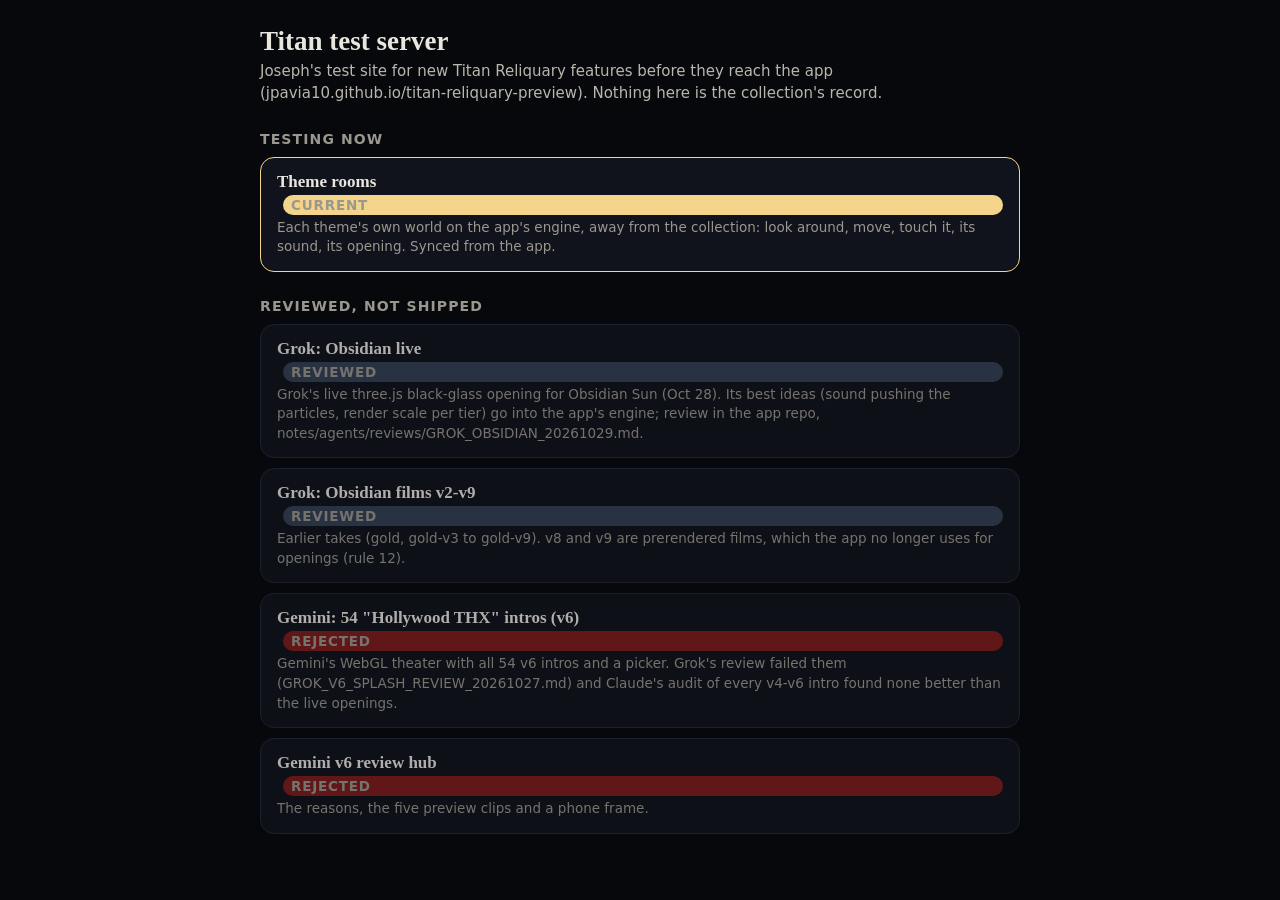
<file: index.html>
<!doctype html><html lang="en"><head><meta charset="utf-8"><meta name="viewport" content="width=device-width,initial-scale=1,viewport-fit=cover">
<title>Titan test server</title><meta name="robots" content="noindex">
<style>:root{color-scheme:dark}body{margin:0;background:#07080c;color:#e8e6df;font:15px/1.45 system-ui,-apple-system,sans-serif}
main{max-width:760px;margin:0 auto;padding:20px 16px 48px}h1{font:600 27px/1.15 Georgia,serif;margin:6px 0 4px}h2{font:600 14px system-ui;letter-spacing:.08em;text-transform:uppercase;color:#9a978f;margin:26px 0 10px}
p{color:#b9b6ad;margin:0 0 14px}a.c{display:block;padding:14px 16px;margin:0 0 10px;border-radius:14px;background:#11131c;border:1px solid #23273a;color:inherit;text-decoration:none}
a.c b{display:block;font:600 17px Georgia,serif}a.c span{display:block;color:#9a978f;font-size:13.5px;margin-top:3px}.now{border-color:#f3d48a !important}.no{opacity:.75}
.tag{display:inline-block;font:600 11px system-ui;letter-spacing:.06em;padding:2px 8px;border-radius:10px;margin-left:6px;vertical-align:2px}.t1{background:#f3d48a;color:#15120c}.t2{background:#7f1d1d;color:#fff}.t3{background:#334155;color:#e2e8f0}</style></head>
<body><main>
<h1>Titan test server</h1>
<p>Joseph's test site for new Titan Reliquary features before they reach the app (jpavia10.github.io/titan-reliquary-preview).
Nothing here is the collection's record.</p>
<h2>Testing now</h2>
<a class="c now" href="rooms/"><b>Theme rooms <span class="tag t1">CURRENT</span></b><span>Each theme's own world on the app's engine, away from the collection: look around, move, touch it, its sound, its opening. Synced from the app.</span></a>
<h2>Reviewed, not shipped</h2>
<a class="c no" href="gold-live/"><b>Grok: Obsidian live <span class="tag t3">REVIEWED</span></b><span>Grok's live three.js black-glass opening for Obsidian Sun (Oct 28). Its best ideas (sound pushing the particles, render scale per tier) go into the app's engine; review in the app repo, notes/agents/reviews/GROK_OBSIDIAN_20261029.md.</span></a>
<a class="c no" href="gold-v9/"><b>Grok: Obsidian films v2-v9 <span class="tag t3">REVIEWED</span></b><span>Earlier takes (gold, gold-v3 to gold-v9). v8 and v9 are prerendered films, which the app no longer uses for openings (rule 12).</span></a>
<a class="c no" href="theater.html"><b>Gemini: 54 "Hollywood THX" intros (v6) <span class="tag t2">REJECTED</span></b><span>Gemini's WebGL theater with all 54 v6 intros and a picker. Grok's review failed them (GROK_V6_SPLASH_REVIEW_20261027.md) and Claude's audit of every v4-v6 intro found none better than the live openings.</span></a>
<a class="c no" href="v6.html"><b>Gemini v6 review hub <span class="tag t2">REJECTED</span></b><span>The reasons, the five preview clips and a phone frame.</span></a>
</main></body></html>
</file>
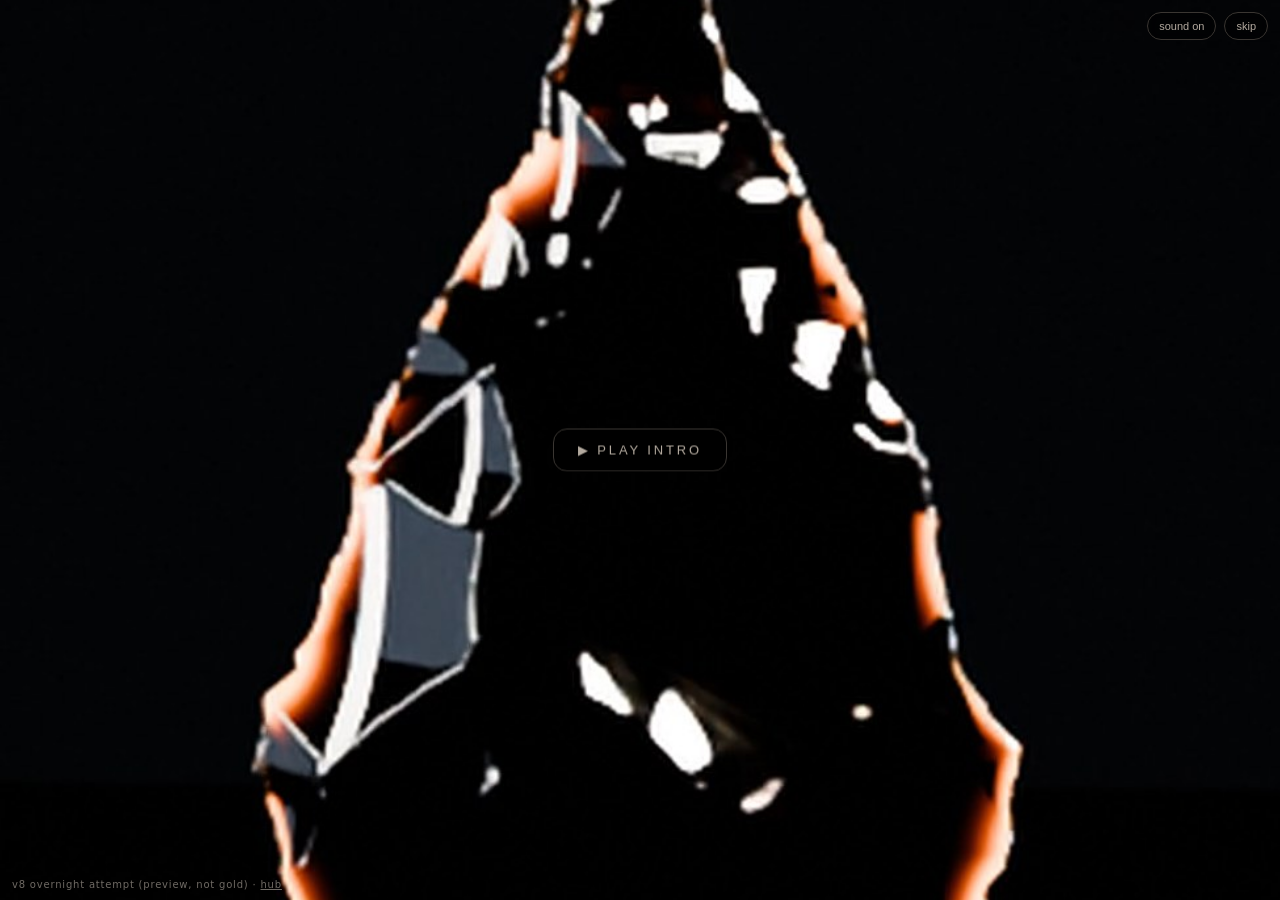
<file: gold-v8/index.html>
<!doctype html><html lang="en"><head><meta charset="utf-8">
<meta name="viewport" content="width=device-width,initial-scale=1,viewport-fit=cover">
<title>Titan Reliquary — Obsidian intro · v8 overnight attempt (preview)</title>
<link rel="preconnect" href="https://fonts.googleapis.com"><link href="https://fonts.googleapis.com/css2?family=Fraunces:opsz,wght@9..144,600&display=swap" rel="stylesheet">
<style>
html,body{margin:0;height:100%;background:#000;overflow:hidden;-webkit-tap-highlight-color:transparent;font-family:system-ui,sans-serif}
#stage{position:fixed;inset:0;display:flex;align-items:center;justify-content:center;background:#000}
video{height:100%;width:100%;object-fit:cover;background:#000}
@media (orientation:landscape){video{object-fit:contain}}
#title{position:fixed;left:0;right:0;bottom:calc(11vh + env(safe-area-inset-bottom));text-align:center;color:#efe6da;font:600 clamp(30px,9.5vw,64px)/1.08 Fraunces,Georgia,serif;letter-spacing:.3em;padding-left:.3em;opacity:0;pointer-events:none;text-shadow:0 2px 24px rgba(0,0,0,.85),0 0 40px rgba(255,190,130,.18);will-change:opacity,transform,letter-spacing}
@media (orientation:landscape){#title{bottom:7vh;font-size:clamp(22px,4.4vw,52px)}#title br{display:none}}
#ui{position:fixed;right:12px;top:calc(12px + env(safe-area-inset-top));display:flex;gap:8px;z-index:3}
#ui button,#start{background:rgba(0,0,0,.4);border:1px solid #3a3632;color:#b3aa9f;font-size:11px;padding:7px 11px;border-radius:14px;backdrop-filter:blur(6px)}
#start{position:fixed;left:50%;top:50%;transform:translate(-50%,-50%);font-size:13px;padding:13px 24px;letter-spacing:.22em;z-index:4}
#tag{position:fixed;left:12px;bottom:calc(10px + env(safe-area-inset-bottom));color:#6f6a64;font-size:10px;letter-spacing:.08em;z-index:3}#tag a{color:inherit}
#poster{position:fixed;inset:0;background:#000 center/cover no-repeat;z-index:1;transition:opacity .6s}
</style></head><body>
<div id="stage"><video id="v" playsinline preload="auto" src="obsidian-intro-v8.mp4"></video></div>
<div id="poster" style="background-image:url(poster-title-portrait.jpg)"></div>
<div id="title">TITAN<br>RELIQUARY</div>
<div id="ui"><button id="mute">sound on</button><button id="skip">skip</button><button id="replay" style="display:none">replay</button></div>
<button id="start">▶ PLAY INTRO</button>
<div id="tag">v8 overnight attempt (preview, not gold) · <a href="../">hub</a></div>
<script>
const v=document.getElementById('v'),T=document.getElementById('title'),P=document.getElementById('poster'),S=document.getElementById('start'),
 mute=document.getElementById('mute'),skip=document.getElementById('skip'),rep=document.getElementById('replay');
const ss=(a,b,x)=>{x=Math.min(1,Math.max(0,(x-a)/(b-a)));return x*x*(3-2*x)};
const TIN=10.15;
function tick(){const t=v.currentTime;const k=ss(TIN,TIN+1.3,t);T.style.opacity=k;T.style.transform=`translateY(${(1-k)*16}px)`;T.style.letterSpacing=(0.48-0.18*ss(TIN,TIN+2.2,t))+'em';T.style.filter=`blur(${(1-ss(TIN,TIN+.9,t))*6}px)`;requestAnimationFrame(tick)}
function play(){v.currentTime=0;v.muted=mute.textContent==='sound off';v.play();P.style.opacity=0;S.style.display='none';rep.style.display='none';skip.style.display=''}
S.onclick=play;rep.onclick=play;
skip.onclick=()=>{if(v.currentTime<TIN-.2)v.currentTime=TIN-.2};
mute.onclick=()=>{v.muted=!v.muted;mute.textContent=v.muted?'sound off':'sound on'};
v.onended=()=>{rep.style.display='';skip.style.display='none'};
const q=new URLSearchParams(location.search);if(q.has('t')){P.style.display='none';S.style.display='none';v.muted=true;const sk=()=>{v.currentTime=+q.get('t')};v.readyState>=1?sk():v.addEventListener('loadedmetadata',sk,{once:true});}
tick();
</script></body></html>
</file>
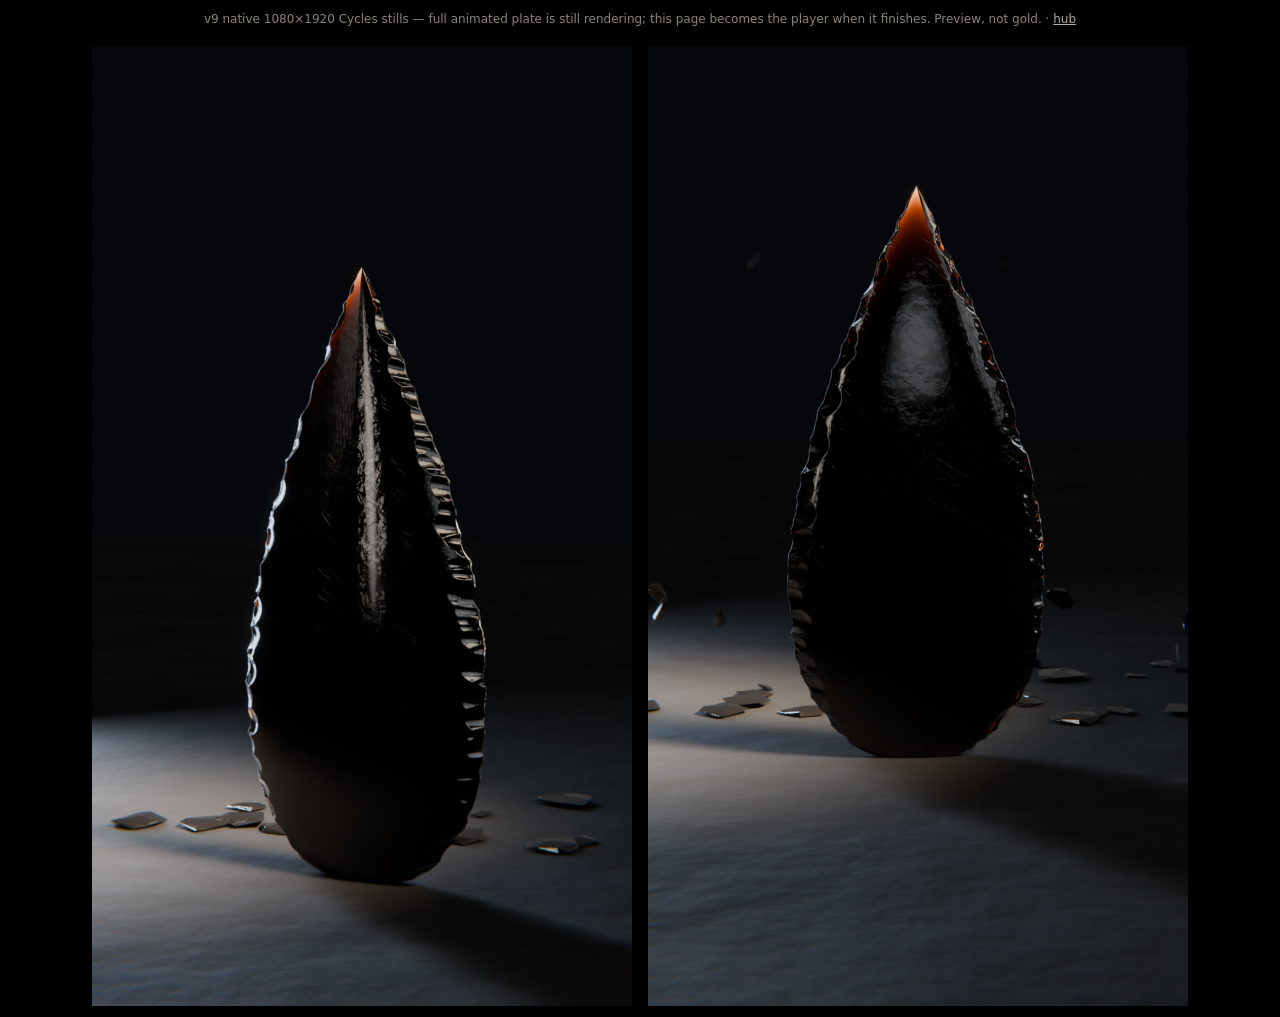
<file: gold-v9/index.html>
<!doctype html><html lang="en"><head><meta charset="utf-8"><meta name="viewport" content="width=device-width,initial-scale=1">
<title>Titan Reliquary — intro v9 stills (preview, plate rendering)</title>
<style>body{margin:0;background:#000;color:#8a837b;font:12px system-ui;text-align:center}img{width:min(46vw,540px);margin:8px}a{color:#b3aa9f}</style></head><body>
<p>v9 native 1080×1920 Cycles stills — full animated plate is still rendering; this page becomes the player when it finishes. Preview, not gold. · <a href="../">hub</a></p>
<img src="poster-hold-portrait.jpg" alt="hold"><img src="poster-title-portrait.jpg" alt="post-boom">
</body></html>
</file>
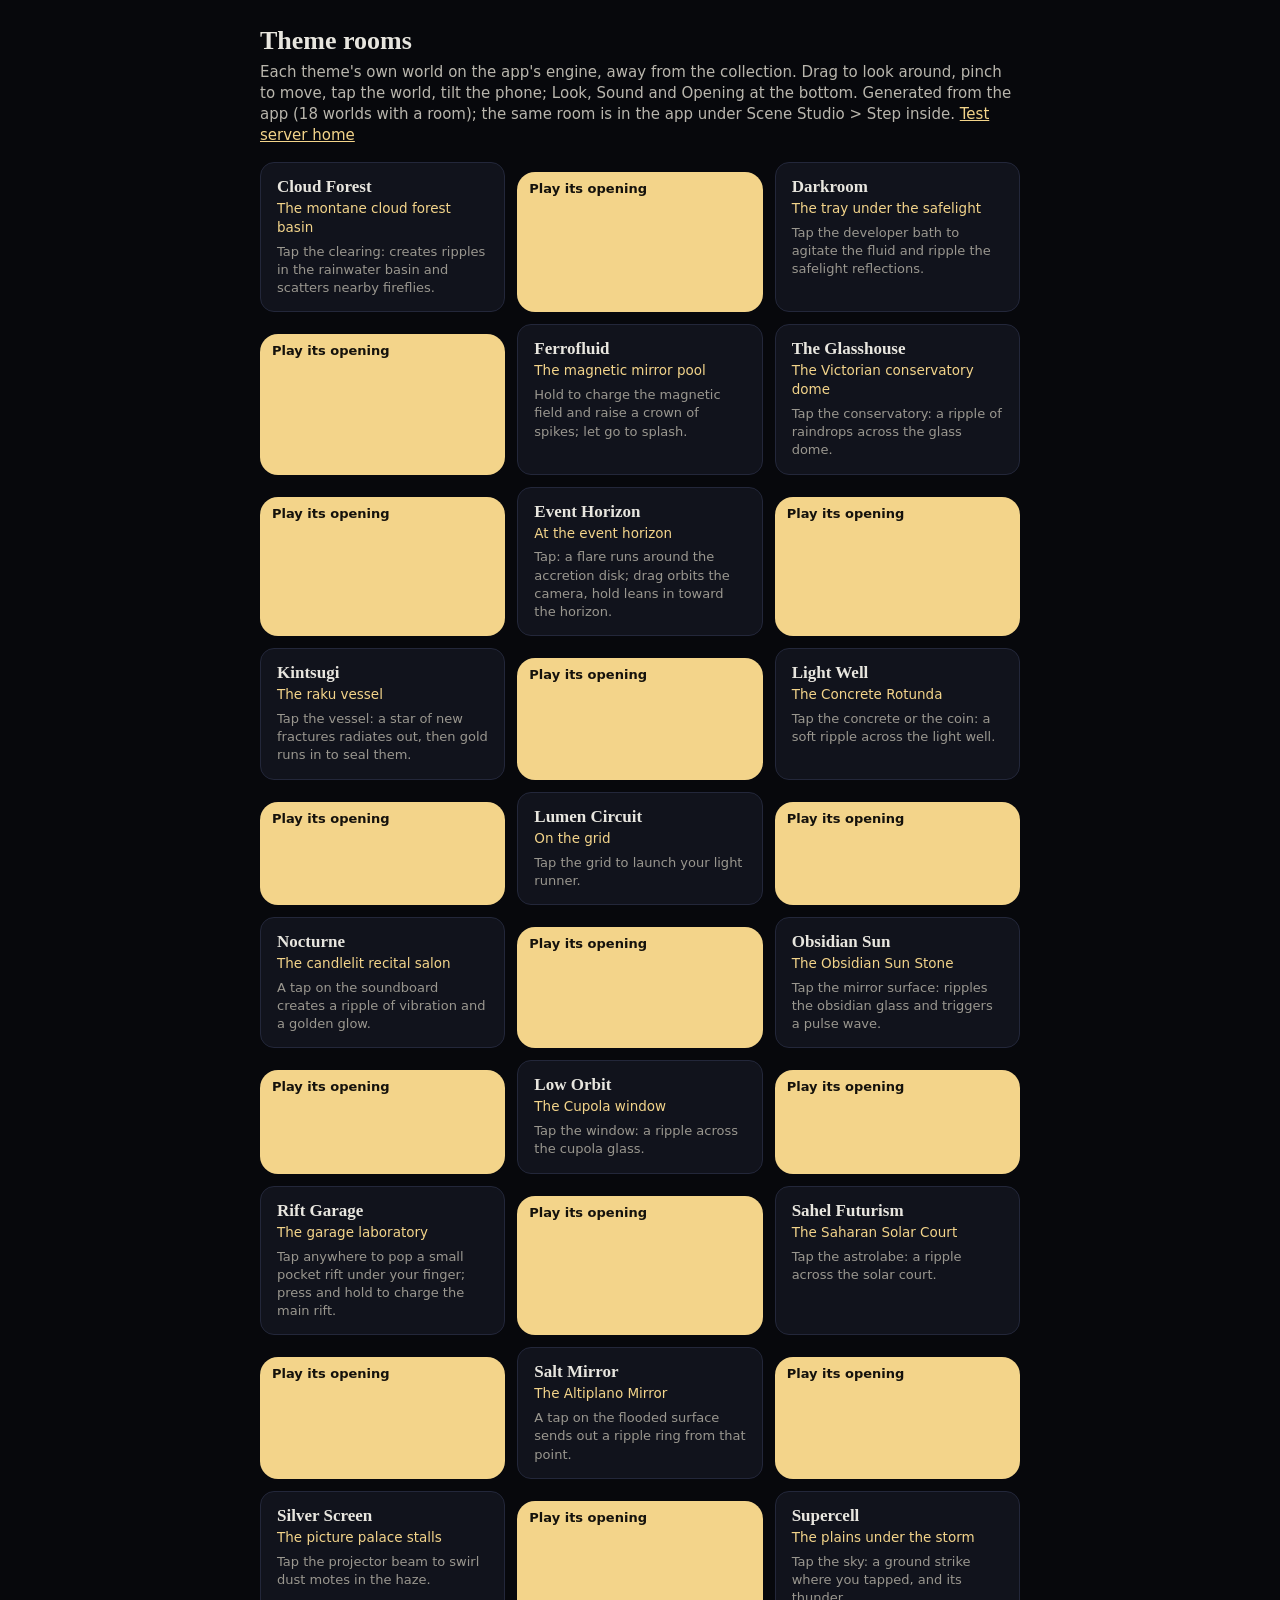
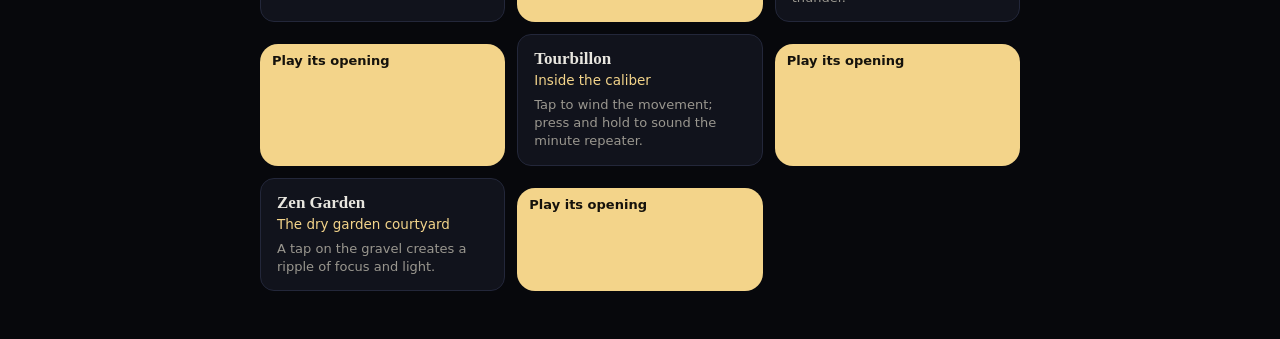
<file: rooms/index.html>
<!doctype html><html lang="en"><head><meta charset="utf-8"><meta name="viewport" content="width=device-width,initial-scale=1,viewport-fit=cover">
<title>Theme rooms</title><meta name="robots" content="noindex">
<style>:root{color-scheme:dark}body{margin:0;background:#07080c;color:#e8e6df;font:15px/1.4 system-ui,-apple-system,sans-serif}
main{max-width:760px;margin:0 auto;padding:18px 16px 48px}h1{font:600 26px/1.15 Georgia,serif;margin:8px 0 6px}p{color:#b9b6ad;margin:0 0 16px}
.g{display:grid;grid-template-columns:repeat(auto-fill,minmax(220px,1fr));gap:12px}
.c{display:block;padding:14px 16px;border-radius:14px;background:#11131c;border:1px solid #23273a;color:inherit;text-decoration:none}
.c b{display:block;font:600 17px Georgia,serif}.c span{display:block;color:#f3d48a;font-size:13.5px;margin:2px 0 6px}.c i{display:block;font-style:normal;color:#9a978f;font-size:13px}
.o{display:inline-block;margin-top:10px;padding:8px 12px;border-radius:18px;background:#f3d48a;color:#15120c;text-decoration:none;font-weight:600;font-size:13px}</style></head>
<body><main><h1>Theme rooms</h1><p>Each theme's own world on the app's engine, away from the collection. Drag to look around, pinch to move,
tap the world, tilt the phone; Look, Sound and Opening at the bottom. Generated from the app (18 worlds with a room); the same room is in
the app under Scene Studio &gt; Step inside. <a href="../" style="color:#f3d48a">Test server home</a></p><div class="g"><a class="c" href="room.html?w=canopy"><b>Cloud Forest</b><span>The montane cloud forest basin</span><i>Tap the clearing: creates ripples in the rainwater basin and scatters nearby fireflies.</i><a class="o" href="room.html?w=canopy&amp;opening">Play its opening</a></a>
<a class="c" href="room.html?w=darkroom"><b>Darkroom</b><span>The tray under the safelight</span><i>Tap the developer bath to agitate the fluid and ripple the safelight reflections.</i><a class="o" href="room.html?w=darkroom&amp;opening">Play its opening</a></a>
<a class="c" href="room.html?w=ferro"><b>Ferrofluid</b><span>The magnetic mirror pool</span><i>Hold to charge the magnetic field and raise a crown of spikes; let go to splash.</i></a>
<a class="c" href="room.html?w=glasshouse"><b>The Glasshouse</b><span>The Victorian conservatory dome</span><i>Tap the conservatory: a ripple of raindrops across the glass dome.</i><a class="o" href="room.html?w=glasshouse&amp;opening">Play its opening</a></a>
<a class="c" href="room.html?w=horizon"><b>Event Horizon</b><span>At the event horizon</span><i>Tap: a flare runs around the accretion disk; drag orbits the camera, hold leans in toward the horizon.</i><a class="o" href="room.html?w=horizon&amp;opening">Play its opening</a></a>
<a class="c" href="room.html?w=kintsugi"><b>Kintsugi</b><span>The raku vessel</span><i>Tap the vessel: a star of new fractures radiates out, then gold runs in to seal them.</i><a class="o" href="room.html?w=kintsugi&amp;opening">Play its opening</a></a>
<a class="c" href="room.html?w=lightwell"><b>Light Well</b><span>The Concrete Rotunda</span><i>Tap the concrete or the coin: a soft ripple across the light well.</i><a class="o" href="room.html?w=lightwell&amp;opening">Play its opening</a></a>
<a class="c" href="room.html?w=lumen"><b>Lumen Circuit</b><span>On the grid</span><i>Tap the grid to launch your light runner.</i><a class="o" href="room.html?w=lumen&amp;opening">Play its opening</a></a>
<a class="c" href="room.html?w=nocturne"><b>Nocturne</b><span>The candlelit recital salon</span><i>A tap on the soundboard creates a ripple of vibration and a golden glow.</i><a class="o" href="room.html?w=nocturne&amp;opening">Play its opening</a></a>
<a class="c" href="room.html?w=obsidian"><b>Obsidian Sun</b><span>The Obsidian Sun Stone</span><i>Tap the mirror surface: ripples the obsidian glass and triggers a pulse wave.</i><a class="o" href="room.html?w=obsidian&amp;opening">Play its opening</a></a>
<a class="c" href="room.html?w=orbit"><b>Low Orbit</b><span>The Cupola window</span><i>Tap the window: a ripple across the cupola glass.</i><a class="o" href="room.html?w=orbit&amp;opening">Play its opening</a></a>
<a class="c" href="room.html?w=rift"><b>Rift Garage</b><span>The garage laboratory</span><i>Tap anywhere to pop a small pocket rift under your finger; press and hold to charge the main rift.</i><a class="o" href="room.html?w=rift&amp;opening">Play its opening</a></a>
<a class="c" href="room.html?w=sahel"><b>Sahel Futurism</b><span>The Saharan Solar Court</span><i>Tap the astrolabe: a ripple across the solar court.</i><a class="o" href="room.html?w=sahel&amp;opening">Play its opening</a></a>
<a class="c" href="room.html?w=saltflat"><b>Salt Mirror</b><span>The Altiplano Mirror</span><i>A tap on the flooded surface sends out a ripple ring from that point.</i><a class="o" href="room.html?w=saltflat&amp;opening">Play its opening</a></a>
<a class="c" href="room.html?w=silverscreen"><b>Silver Screen</b><span>The picture palace stalls</span><i>Tap the projector beam to swirl dust motes in the haze.</i><a class="o" href="room.html?w=silverscreen&amp;opening">Play its opening</a></a>
<a class="c" href="room.html?w=supercell"><b>Supercell</b><span>The plains under the storm</span><i>Tap the sky: a ground strike where you tapped, and its thunder.</i><a class="o" href="room.html?w=supercell&amp;opening">Play its opening</a></a>
<a class="c" href="room.html?w=tourbillon"><b>Tourbillon</b><span>Inside the caliber</span><i>Tap to wind the movement; press and hold to sound the minute repeater.</i><a class="o" href="room.html?w=tourbillon&amp;opening">Play its opening</a></a>
<a class="c" href="room.html?w=zen"><b>Zen Garden</b><span>The dry garden courtyard</span><i>A tap on the gravel creates a ripple of focus and light.</i><a class="o" href="room.html?w=zen&amp;opening">Play its opening</a></a></div></main></body></html>
</file>
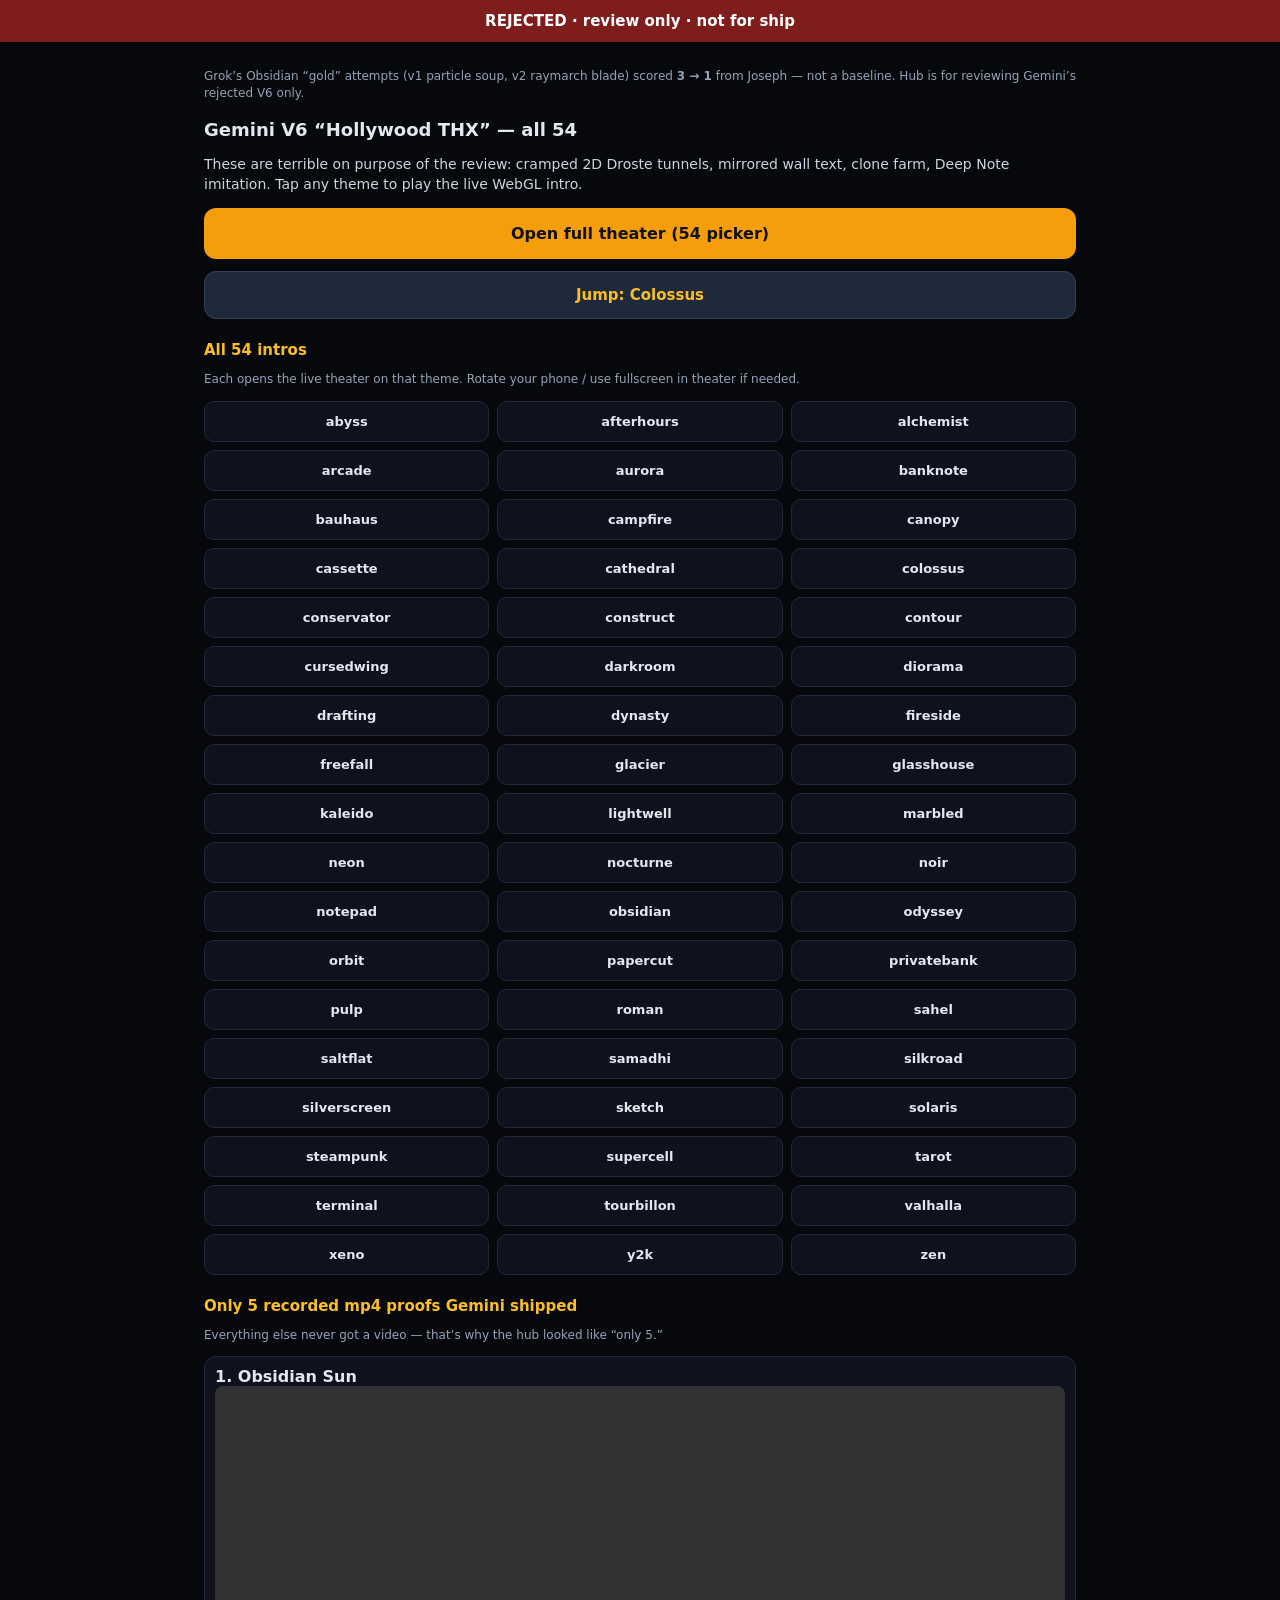
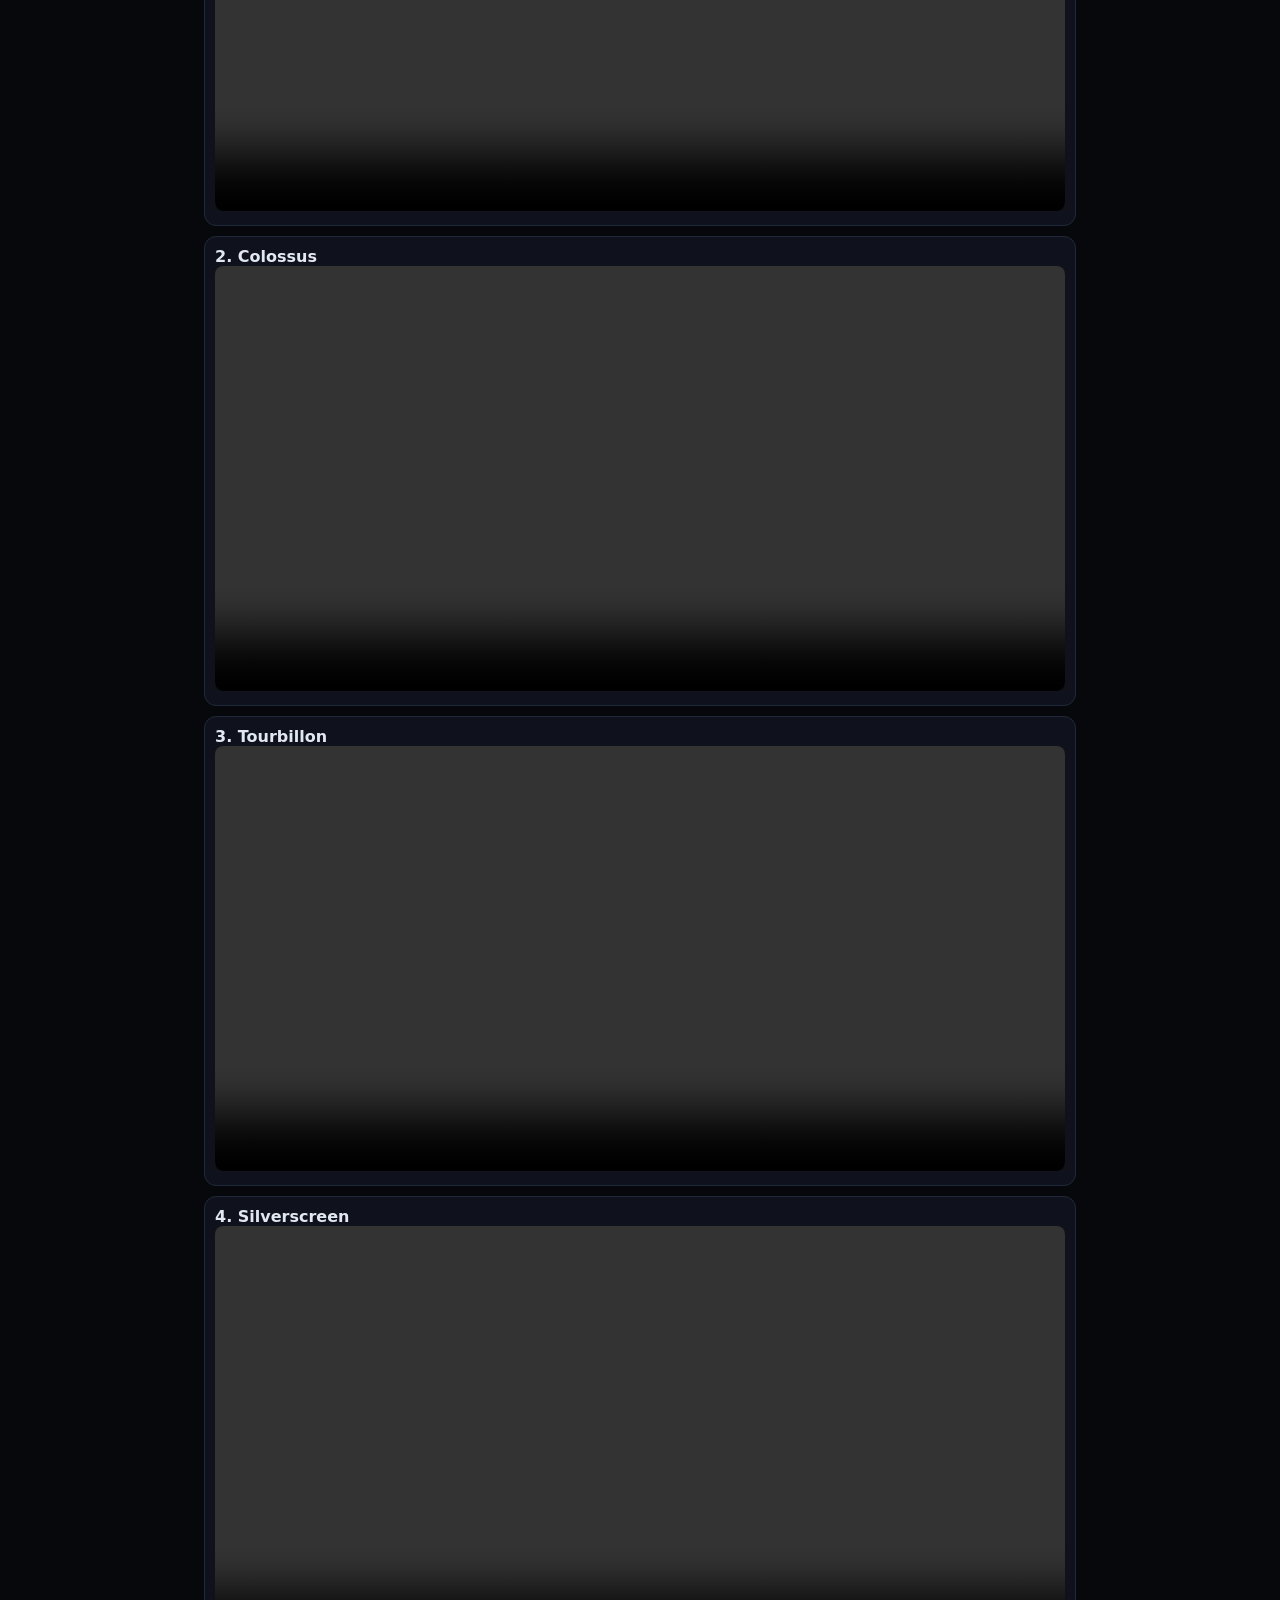
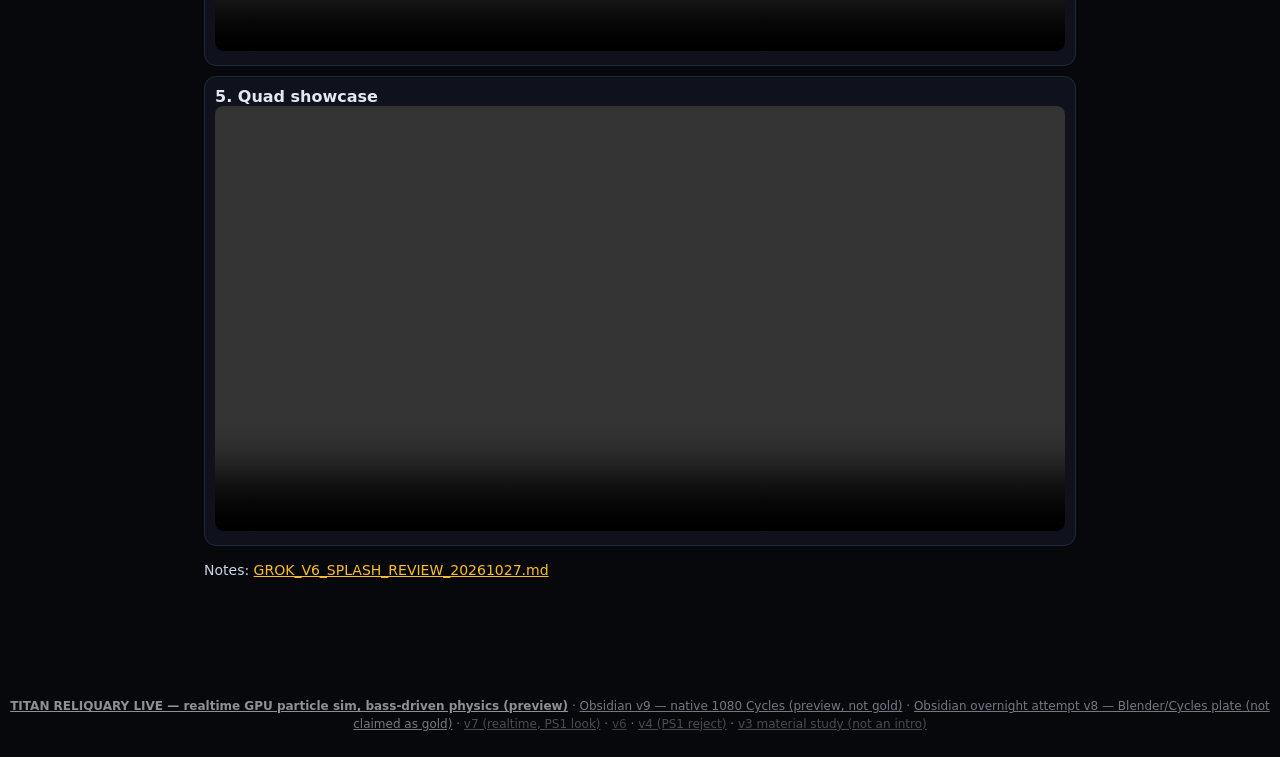
<file: v6.html>
<!doctype html>
<html lang="en">
<head>
<meta charset="utf-8">
<meta name="viewport" content="width=device-width,initial-scale=1,viewport-fit=cover">
<meta name="apple-mobile-web-app-capable" content="yes">
<title>V6 splash · 54 intros · REJECTED</title>
<style>
  :root { color-scheme: dark; }
  * { box-sizing: border-box; }
  body { margin:0; background:#07080c; color:#e2e8f0; font-family:system-ui,-apple-system,sans-serif; }
  .ban { position:sticky; top:0; z-index:20; background:#7f1d1d; color:#fff; padding:12px 14px; font-weight:800; text-align:center; font-size:15px; }
  main { padding:14px; max-width:900px; margin:0 auto; padding-bottom:80px; }
  h1 { font-size:18px; margin:16px 0 6px; }
  h2 { font-size:15px; color:#fbbf24; margin:22px 0 10px; }
  p,li { color:#cbd5e1; font-size:14px; line-height:1.45; }
  .cta { display:block; width:100%; text-align:center; background:#f59e0b; color:#111; font-weight:800; padding:16px; border-radius:12px; text-decoration:none; font-size:16px; margin:12px 0; }
  .cta2 { display:block; width:100%; text-align:center; background:#1e293b; color:#fbbf24; border:1px solid #334155; font-weight:700; padding:14px; border-radius:12px; text-decoration:none; font-size:15px; margin:8px 0; }
  .grid { display:grid; grid-template-columns:repeat(2,minmax(0,1fr)); gap:8px; }
  @media (min-width:520px) { .grid { grid-template-columns:repeat(3,minmax(0,1fr)); } }
  .chip { display:block; padding:12px 10px; background:#0f121c; border:1px solid #1e293b; border-radius:10px; color:#e2e8f0; text-decoration:none; text-align:center; font-size:13px; font-weight:600; }
  .chip:active { border-color:#fbbf24; color:#fbbf24; }
  .vid { background:#0f121c; border:1px solid #1e293b; border-radius:12px; padding:10px; margin-bottom:10px; }
  video { width:100%; border-radius:8px; background:#000; }
  .note { font-size:12px; color:#94a3b8; }
  a.md { color:#fbbf24; }
</style>
</head>
<body>
<div class="ban">REJECTED · review only · not for ship</div>
<main>
    <p class="note">Grok’s Obsidian “gold” attempts (v1 particle soup, v2 raymarch blade) scored <b>3 → 1</b> from Joseph — not a baseline. Hub is for reviewing Gemini’s rejected V6 only.</p>
  <h1>Gemini V6 “Hollywood THX” — all 54</h1>
  <p>These are terrible on purpose of the review: cramped 2D Droste tunnels, mirrored wall text, clone farm, Deep Note imitation. Tap any theme to play the live WebGL intro.</p>
  <a class="cta" href="theater.html?t=obsidian">Open full theater (54 picker)</a>
  <a class="cta2" href="theater.html?t=colossus">Jump: Colossus</a>

  <h2>All 54 intros</h2>
  <p class="note">Each opens the live theater on that theme. Rotate your phone / use fullscreen in theater if needed.</p>
  <div class="grid">
  <a class="chip" href="theater.html?t=abyss">abyss</a>
  <a class="chip" href="theater.html?t=afterhours">afterhours</a>
  <a class="chip" href="theater.html?t=alchemist">alchemist</a>
  <a class="chip" href="theater.html?t=arcade">arcade</a>
  <a class="chip" href="theater.html?t=aurora">aurora</a>
  <a class="chip" href="theater.html?t=banknote">banknote</a>
  <a class="chip" href="theater.html?t=bauhaus">bauhaus</a>
  <a class="chip" href="theater.html?t=campfire">campfire</a>
  <a class="chip" href="theater.html?t=canopy">canopy</a>
  <a class="chip" href="theater.html?t=cassette">cassette</a>
  <a class="chip" href="theater.html?t=cathedral">cathedral</a>
  <a class="chip" href="theater.html?t=colossus">colossus</a>
  <a class="chip" href="theater.html?t=conservator">conservator</a>
  <a class="chip" href="theater.html?t=construct">construct</a>
  <a class="chip" href="theater.html?t=contour">contour</a>
  <a class="chip" href="theater.html?t=cursedwing">cursedwing</a>
  <a class="chip" href="theater.html?t=darkroom">darkroom</a>
  <a class="chip" href="theater.html?t=diorama">diorama</a>
  <a class="chip" href="theater.html?t=drafting">drafting</a>
  <a class="chip" href="theater.html?t=dynasty">dynasty</a>
  <a class="chip" href="theater.html?t=fireside">fireside</a>
  <a class="chip" href="theater.html?t=freefall">freefall</a>
  <a class="chip" href="theater.html?t=glacier">glacier</a>
  <a class="chip" href="theater.html?t=glasshouse">glasshouse</a>
  <a class="chip" href="theater.html?t=kaleido">kaleido</a>
  <a class="chip" href="theater.html?t=lightwell">lightwell</a>
  <a class="chip" href="theater.html?t=marbled">marbled</a>
  <a class="chip" href="theater.html?t=neon">neon</a>
  <a class="chip" href="theater.html?t=nocturne">nocturne</a>
  <a class="chip" href="theater.html?t=noir">noir</a>
  <a class="chip" href="theater.html?t=notepad">notepad</a>
  <a class="chip" href="theater.html?t=obsidian">obsidian</a>
  <a class="chip" href="theater.html?t=odyssey">odyssey</a>
  <a class="chip" href="theater.html?t=orbit">orbit</a>
  <a class="chip" href="theater.html?t=papercut">papercut</a>
  <a class="chip" href="theater.html?t=privatebank">privatebank</a>
  <a class="chip" href="theater.html?t=pulp">pulp</a>
  <a class="chip" href="theater.html?t=roman">roman</a>
  <a class="chip" href="theater.html?t=sahel">sahel</a>
  <a class="chip" href="theater.html?t=saltflat">saltflat</a>
  <a class="chip" href="theater.html?t=samadhi">samadhi</a>
  <a class="chip" href="theater.html?t=silkroad">silkroad</a>
  <a class="chip" href="theater.html?t=silverscreen">silverscreen</a>
  <a class="chip" href="theater.html?t=sketch">sketch</a>
  <a class="chip" href="theater.html?t=solaris">solaris</a>
  <a class="chip" href="theater.html?t=steampunk">steampunk</a>
  <a class="chip" href="theater.html?t=supercell">supercell</a>
  <a class="chip" href="theater.html?t=tarot">tarot</a>
  <a class="chip" href="theater.html?t=terminal">terminal</a>
  <a class="chip" href="theater.html?t=tourbillon">tourbillon</a>
  <a class="chip" href="theater.html?t=valhalla">valhalla</a>
  <a class="chip" href="theater.html?t=xeno">xeno</a>
  <a class="chip" href="theater.html?t=y2k">y2k</a>
  <a class="chip" href="theater.html?t=zen">zen</a>
  </div>

  <h2>Only 5 recorded mp4 proofs Gemini shipped</h2>
  <p class="note">Everything else never got a video — that’s why the hub looked like “only 5.”</p>
  <div class="vid"><b>1. Obsidian Sun</b><video controls playsinline preload="metadata" src="media/v6_thx_obsidian.mp4"></video></div>
  <div class="vid"><b>2. Colossus</b><video controls playsinline preload="metadata" src="media/v6_thx_colossus.mp4"></video></div>
  <div class="vid"><b>3. Tourbillon</b><video controls playsinline preload="metadata" src="media/v6_thx_tourbillon.mp4"></video></div>
  <div class="vid"><b>4. Silverscreen</b><video controls playsinline preload="metadata" src="media/v6_thx_silverscreen.mp4"></video></div>
  <div class="vid"><b>5. Quad showcase</b><video controls playsinline preload="metadata" src="media/v6_thx_quad.mp4"></video></div>

  <p>Notes: <a class="md" href="GROK_V6_SPLASH_REVIEW_20261027.md">GROK_V6_SPLASH_REVIEW_20261027.md</a></p>
</main>
<p style="text-align:center;font-size:12px;opacity:.55;margin:24px 0"><a href="gold-live/" style="color:#fff;opacity:1;font-weight:600">TITAN RELIQUARY LIVE — realtime GPU particle sim, bass-driven physics (preview)</a> · <a href="gold-v9/" style="color:inherit">Obsidian v9 — native 1080 Cycles (preview, not gold)</a> · <a href="gold-v8/" style="color:inherit">Obsidian overnight attempt v8 — Blender/Cycles plate (not claimed as gold)</a> · <a href="gold-v7/" style="color:inherit;opacity:.6">v7 (realtime, PS1 look)</a> · <a href="gold-v6/" style="color:inherit;opacity:.5">v6</a> · <a href="gold-v4/" style="color:inherit;opacity:.6">v4 (PS1 reject)</a> · <a href="gold-v3/" style="color:inherit;opacity:.6">v3 material study (not an intro)</a></p>
</body>
</html>
</file>
